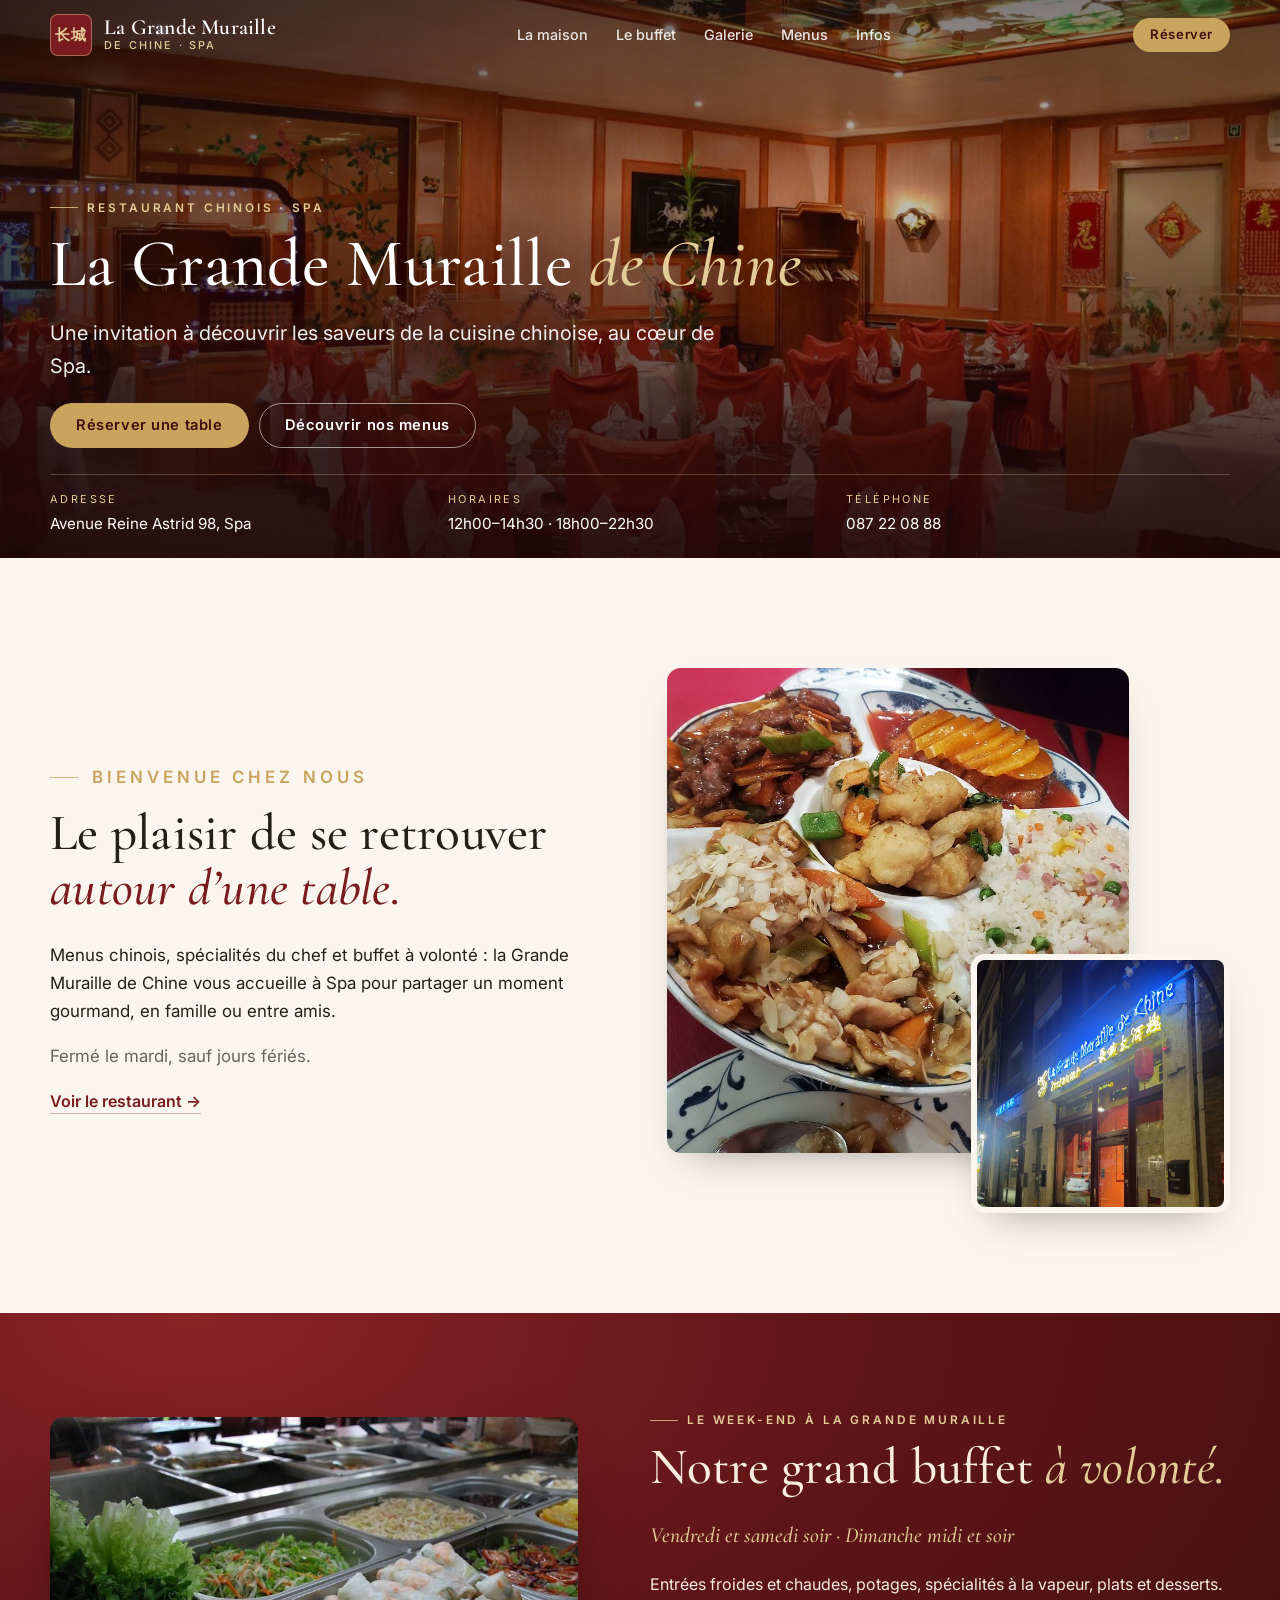
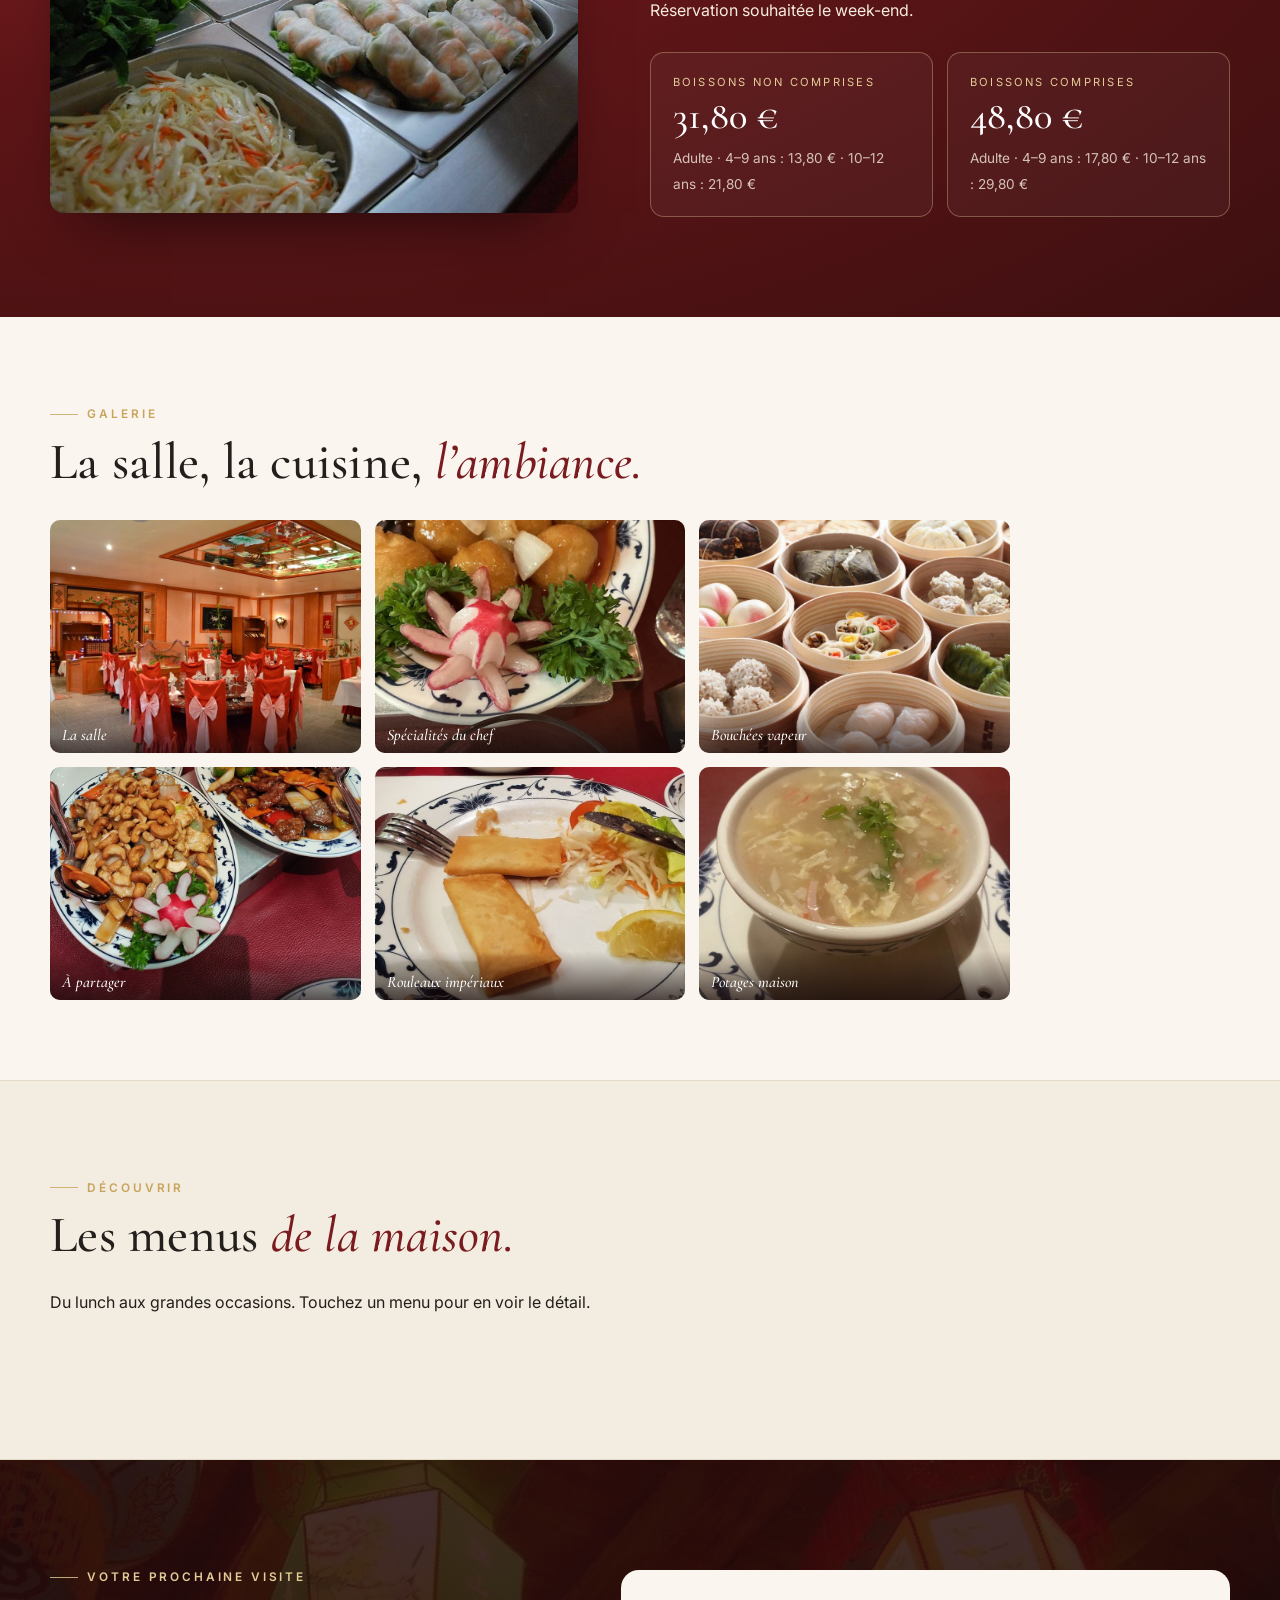
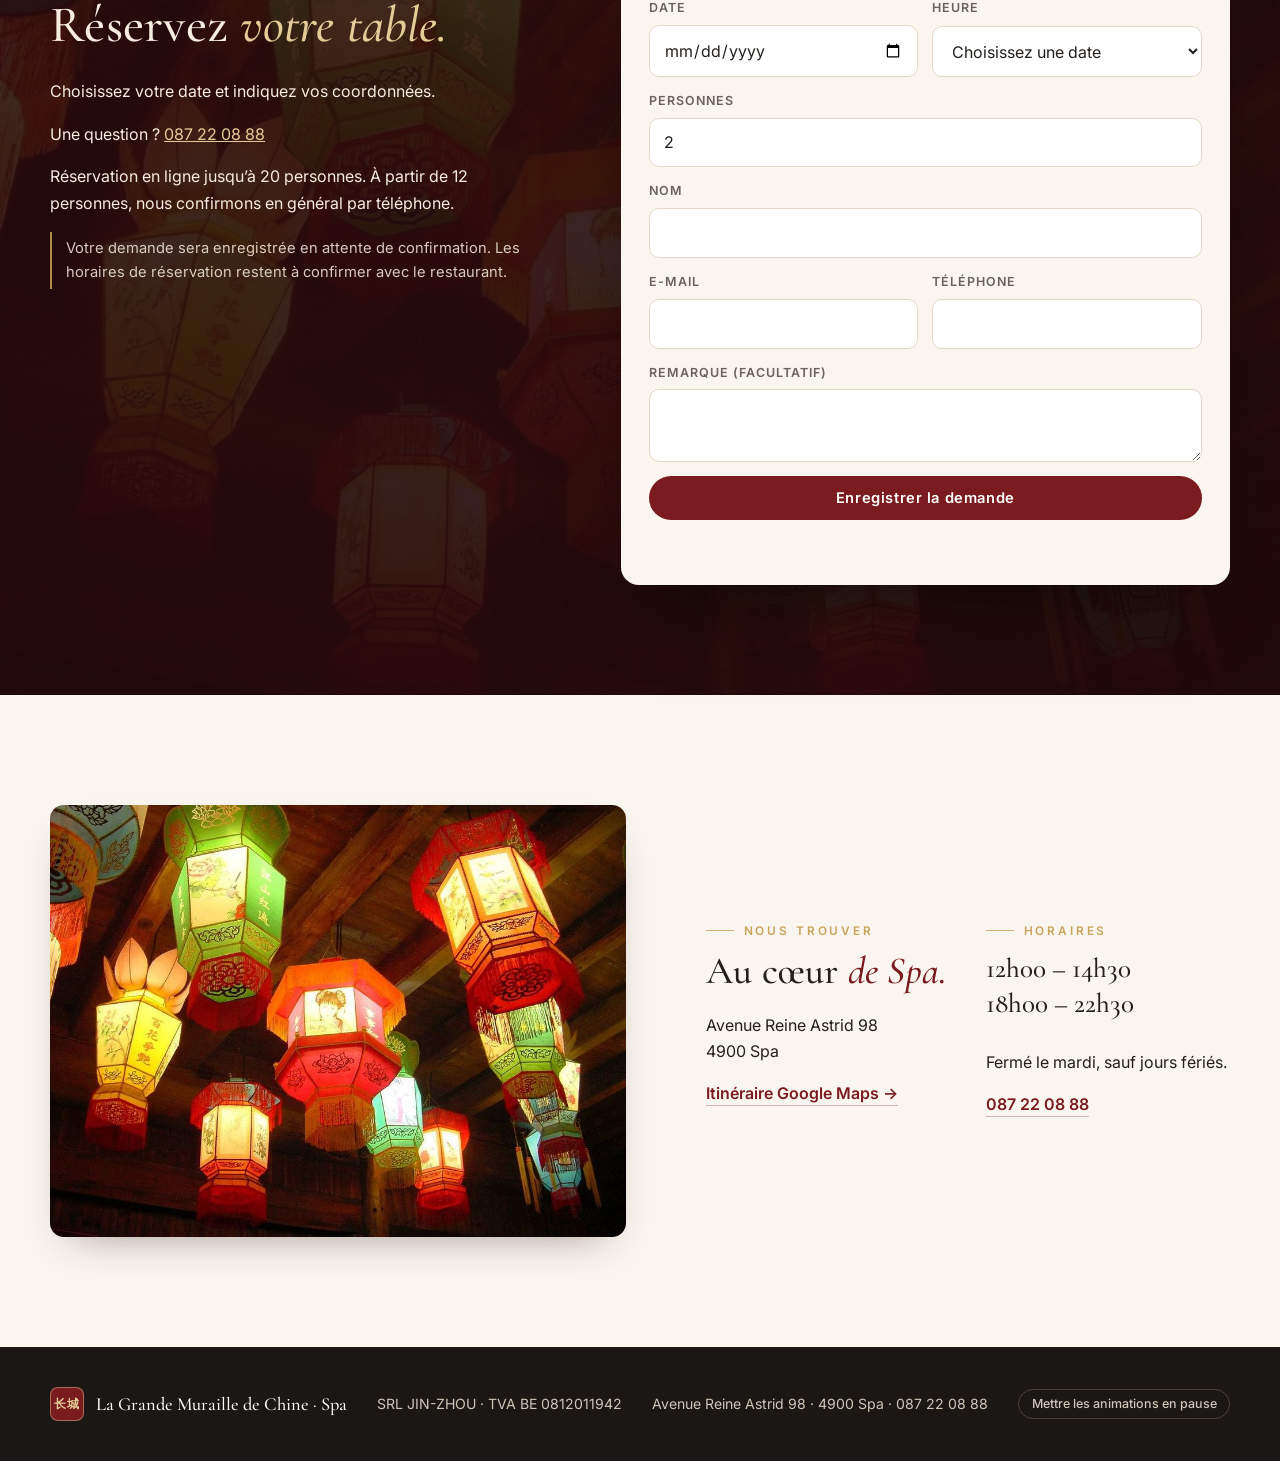
<file: index.html>
<!doctype html>
<html lang="fr">
<head>
<meta charset="utf-8">
<meta name="viewport" content="width=device-width,initial-scale=1">
<meta name="robots" content="noindex,nofollow">
<title>La Grande Muraille de Chine · Restaurant chinois à Spa</title>
<meta name="description" content="Restaurant chinois à Spa : menus de la maison, spécialités du chef et grand buffet à volonté le week-end. Réservation en ligne.">
<meta name="theme-color" content="#5e1517">
<link rel="preconnect" href="https://fonts.googleapis.com">
<link rel="preconnect" href="https://fonts.gstatic.com" crossorigin>
<link rel="stylesheet" href="https://fonts.googleapis.com/css2?family=Cormorant+Garamond:ital,wght@0,500;0,600;1,500&family=Inter:wght@400;500;600&display=swap">
<link rel="preload" as="image" href="/images/hero-salle.jpg">
<link rel="stylesheet" href="/style.css">
</head>
<body>
<header class="nav" id="nav">
  <a class="brand" href="#accueil" aria-label="La Grande Muraille de Chine, accueil">
    <span class="brand-seal" lang="zh" aria-hidden="true">长城</span>
    <span class="brand-text"><b>La Grande Muraille</b><small>de Chine · Spa</small></span>
  </a>
  <nav aria-label="Navigation principale">
    <a href="#maison">La maison</a><a href="#buffet">Le buffet</a><a href="#galerie">Galerie</a><a href="#carte">Menus</a><a href="#infos">Infos</a>
  </nav>
  <a class="btn btn-gold small" href="#reservation">Réserver</a>
</header>

<main>
<section class="hero" id="accueil">
  <img class="hero-bg" src="/images/hero-salle.jpg" alt="" fetchpriority="high">
  <div class="hero-content">
    <p class="kicker light">Restaurant chinois · Spa</p>
    <h1>La Grande Muraille<br> <em>de Chine</em></h1>
    <p class="lead">Une invitation à découvrir les saveurs de la cuisine chinoise, au cœur de Spa.</p>
    <div class="actions">
      <a class="btn btn-gold" href="#reservation">Réserver une table</a>
      <a class="btn btn-ghost" href="#carte">Découvrir nos menus</a>
    </div>
  </div>
  <ul class="hero-facts" aria-label="Informations pratiques">
    <li><span>Adresse</span>Avenue Reine Astrid 98, Spa</li>
    <li><span>Horaires</span>12h00–14h30 · 18h00–22h30</li>
    <li><span>Téléphone</span><a href="tel:+3287220888">087 22 08 88</a></li>
  </ul>
</section>

<section class="intro wrap" id="maison">
  <div class="intro-text" data-reveal>
    <p class="kicker">Bienvenue chez nous</p>
    <h2>Le plaisir de se retrouver <em>autour d’une table.</em></h2>
    <p>Menus chinois, spécialités du chef et buffet à volonté : la Grande Muraille de Chine vous accueille à Spa pour partager un moment gourmand, en famille ou entre amis.</p>
    <p class="muted">Fermé le mardi, sauf jours fériés.</p>
    <a class="link" href="#galerie">Voir le restaurant →</a>
  </div>
  <div class="intro-photos" data-reveal>
    <img class="ph-main" src="/images/plat-assortiment.jpg" alt="Assortiment de spécialités servi dans un plat de service" loading="lazy" width="900" height="852">
    <img class="ph-side" src="/images/facade.jpg" alt="La façade illuminée du restaurant, avenue Reine Astrid" loading="lazy" width="900" height="900">
  </div>
</section>

<section class="buffet" id="buffet">
  <div class="wrap buffet-grid">
    <div class="buffet-photo" data-reveal><img src="/images/buffet.jpg" alt="Le buffet : entrées froides, rouleaux de printemps et crudités" loading="lazy" width="900" height="603"></div>
    <div data-reveal>
      <p class="kicker light">Le week-end à la Grande Muraille</p>
      <h2>Notre grand buffet <em>à volonté.</em></h2>
      <p class="buffet-days">Vendredi et samedi soir · Dimanche midi et soir</p>
      <p>Entrées froides et chaudes, potages, spécialités à la vapeur, plats et desserts. Réservation souhaitée le week-end.</p>
      <div class="prices">
        <article><p>Boissons non comprises</p><strong>31,80 €</strong><small>Adulte · 4–9 ans : 13,80 € · 10–12 ans : 21,80 €</small></article>
        <article><p>Boissons comprises</p><strong>48,80 €</strong><small>Adulte · 4–9 ans : 17,80 € · 10–12 ans : 29,80 €</small></article>
      </div>
    </div>
  </div>
</section>

<section class="gallery-section wrap" id="galerie">
  <div class="section-head" data-reveal>
    <p class="kicker">Galerie</p>
    <h2>La salle, la cuisine, <em>l’ambiance.</em></h2>
  </div>
  <!-- Pour changer une photo : déposez-la dans /images/ (≈900 px, JPEG) et modifiez un <figure> ci-dessous. -->
  <div class="gallery">
    <figure><img src="/images/salle.jpg" alt="La salle du restaurant et ses chaises habillées de rouge" loading="lazy" width="600" height="450"><figcaption>La salle</figcaption></figure>
    <figure><img src="/images/plat-crevettes.jpg" alt="Beignets de crevettes et décor de radis" loading="lazy" width="600" height="450"><figcaption>Spécialités du chef</figcaption></figure>
    <figure><img src="/images/dim-sum.jpg" alt="Paniers de bouchées à la vapeur" loading="lazy" width="600" height="450"><figcaption>Bouchées vapeur</figcaption></figure>
    <figure><img src="/images/plat-cajou-boeuf.jpg" alt="Poulet aux noix de cajou et bœuf sauté aux légumes" loading="lazy" width="600" height="450"><figcaption>À partager</figcaption></figure>
    <figure><img src="/images/plat-rouleaux.jpg" alt="Rouleaux impériaux et crudités" loading="lazy" width="600" height="450"><figcaption>Rouleaux impériaux</figcaption></figure>
    <figure><img src="/images/potage.jpg" alt="Potage servi dans une porcelaine bleue et blanche" loading="lazy" width="600" height="450"><figcaption>Potages maison</figcaption></figure>
  </div>
</section>

<section class="menus-section" id="carte">
  <div class="wrap">
    <div class="section-head" data-reveal>
      <p class="kicker">Découvrir</p>
      <h2>Les menus <em>de la maison.</em></h2>
      <p>Du lunch aux grandes occasions. Touchez un menu pour en voir le détail.</p>
    </div>
    <div id="menus" class="menu-grid"></div>
  </div>
</section>

<section class="reservation" id="reservation">
  <div class="wrap reservation-grid">
    <div class="reservation-text" data-reveal>
      <p class="kicker light">Votre prochaine visite</p>
      <h2>Réservez <em>votre table.</em></h2>
      <p>Choisissez votre date et indiquez vos coordonnées.</p>
      <p>Une question ? <a href="tel:+3287220888">087 22 08 88</a></p>
      <p>Réservation en ligne jusqu’à 20 personnes. À partir de 12 personnes, nous confirmons en général par téléphone.</p>
      <p class="notice">Votre demande sera enregistrée en attente de confirmation. Les horaires de réservation restent à confirmer avec le restaurant.</p>
    </div>
    <form id="booking" class="card-form" data-reveal>
      <div class="row">
        <label>Date<input name="date" type="date" required></label>
        <label>Heure<select name="time" required><option value="">Choisissez une date</option></select></label>
      </div>
      <label>Personnes<input name="guests" type="number" min="1" max="20" value="2" required></label>
      <label>Nom<input name="name" maxlength="100" required autocomplete="name"></label>
      <div class="row">
        <label>E-mail<input name="email" type="email" maxlength="200" required autocomplete="email"></label>
        <label>Téléphone<input name="phone" type="tel" maxlength="30" required autocomplete="tel"></label>
      </div>
      <label>Remarque (facultatif)<textarea name="note" maxlength="1000" rows="2"></textarea></label>
      <label aria-hidden="true" style="position:absolute;left:-10000px;top:auto;width:1px;height:1px;overflow:hidden">Ne pas remplir<input name="website" type="text" tabindex="-1" autocomplete="off"></label>
      <button class="btn btn-red" type="submit">Enregistrer la demande</button>
      <p id="result" role="status"></p>
    </form>
  </div>
</section>

<section class="infos wrap" id="infos">
  <div class="info-photo" data-reveal><img src="/images/lampions.jpg" alt="Lanternes chinoises illuminées" loading="lazy" width="1000" height="750"></div>
  <div class="info-cards" data-reveal>
    <div>
      <p class="kicker">Nous trouver</p>
      <h2>Au cœur <em>de Spa.</em></h2>
      <p>Avenue Reine Astrid 98<br>4900 Spa</p>
      <a class="link" target="_blank" rel="noopener" href="https://www.google.com/maps/search/?api=1&query=Avenue+Reine+Astrid+98+4900+Spa">Itinéraire Google Maps →</a>
    </div>
    <div>
      <p class="kicker">Horaires</p>
      <p class="hours">12h00 – 14h30<br>18h00 – 22h30</p>
      <p>Fermé le mardi, sauf jours fériés.</p>
      <a class="link" href="tel:+3287220888">087 22 08 88</a>
    </div>
  </div>
</section>
</main>

<footer>
  <div class="wrap footer-grid">
    <div class="footer-brand"><span class="brand-seal" lang="zh" aria-hidden="true">长城</span><span>La Grande Muraille de Chine · Spa</span></div>
    <span>SRL JIN-ZHOU · TVA BE 0812011942</span>
    <span>Avenue Reine Astrid 98 · 4900 Spa · <a href="tel:+3287220888">087 22 08 88</a></span>
    <button type="button" id="motion-toggle" aria-pressed="false" hidden>Mettre les animations en pause</button>
  </div>
</footer>
<script src="/app.js"></script>
</body>
</html>
</file>
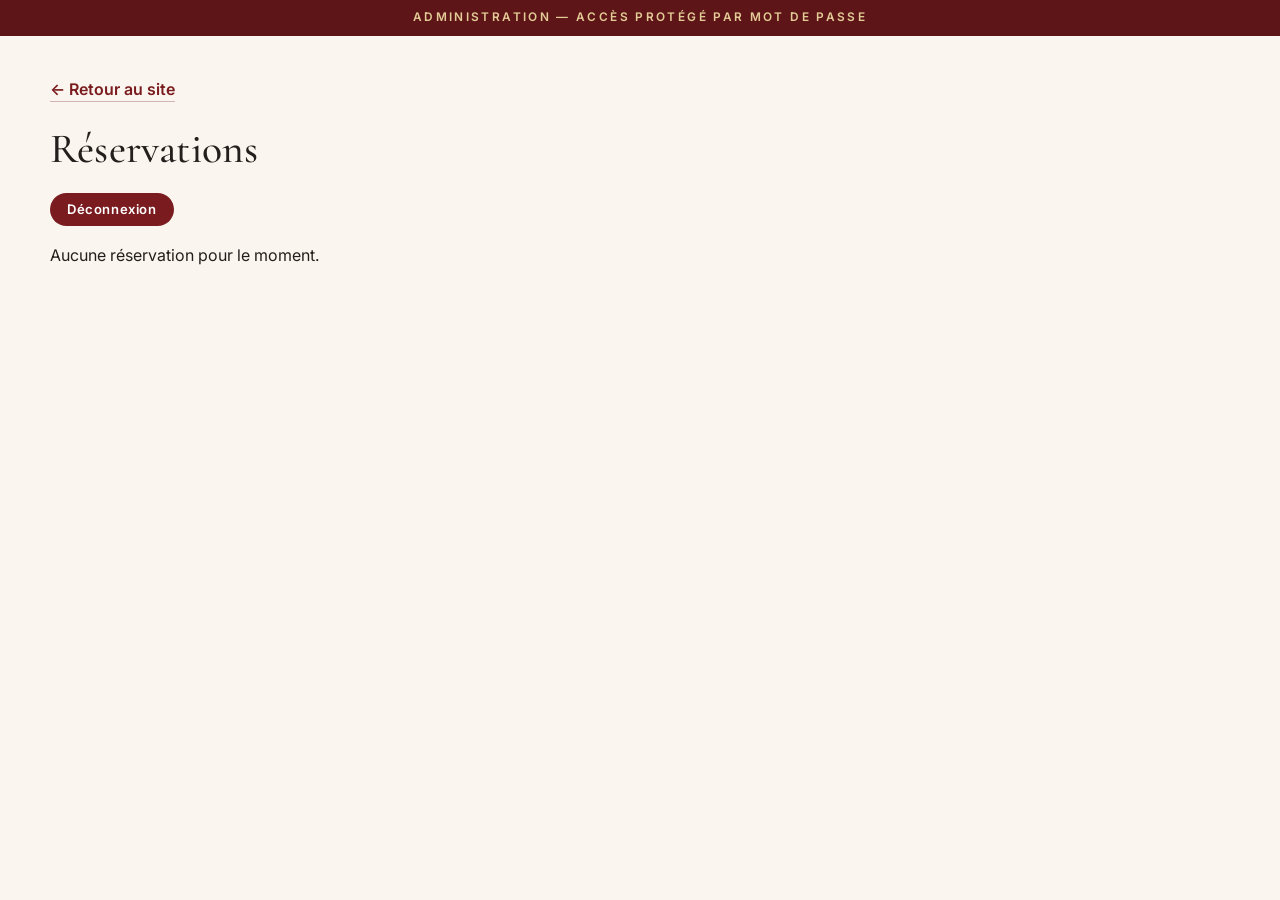
<file: admin.html>
<!doctype html><html lang="fr"><head><meta charset="utf-8"><meta name="viewport" content="width=device-width,initial-scale=1"><meta name="robots" content="noindex"><title>Réservations — administration</title><link rel="preconnect" href="https://fonts.googleapis.com"><link rel="preconnect" href="https://fonts.gstatic.com" crossorigin><link rel="stylesheet" href="https://fonts.googleapis.com/css2?family=Cormorant+Garamond:wght@500;600&family=Inter:wght@400;500;600&display=swap"><link rel="stylesheet" href="/style.css"></head><body class="admin-page"><div class="testbar">ADMINISTRATION — accès protégé par mot de passe</div><main class="wrap menus"><a class="link" href="/">← Retour au site</a><h1>Réservations</h1><div id="login-panel"><form id="login"><label>Identifiant<input name="username" required autocomplete="username"></label><label>Mot de passe<input name="password" type="password" required autocomplete="current-password"></label><button class="btn" type="submit">Connexion</button><p id="login-result" role="status"></p></form></div><div id="admin-panel" hidden><p><button type="button" id="logout" class="btn small">Déconnexion</button></p><div id="list"></div></div></main><script src="/admin.js"></script></body></html>
</file>
<file: style.css>
/* La Grande Muraille de Chine · Spa — feuille de style */
:root{
  --red:#7a1c1f; --red-deep:#5e1517; --red-ink:#3d0f10;
  --gold:#c9a45c; --gold-soft:#e3cc97;
  --cream:#faf6ef; --paper:#f3ece0; --line:#e4d9c6;
  --ink:#231f1c; --muted:#6c625a; --char:#1b1715;
  --serif:"Cormorant Garamond",Georgia,"Times New Roman",serif;
  --sans:Inter,system-ui,-apple-system,"Segoe UI",Roboto,sans-serif;
  --radius:14px; --shadow:0 18px 40px -22px rgba(40,15,10,.45);
}
*{box-sizing:border-box}
html{scroll-behavior:smooth;scroll-padding-top:76px}
html[data-motion="off"]{scroll-behavior:auto}
body{margin:0;font:16px/1.65 var(--sans);color:var(--ink);background:var(--cream);-webkit-font-smoothing:antialiased}
img{display:block;max-width:100%;height:auto}
a{color:inherit}
h1,h2,h3{font-family:var(--serif);font-weight:500;line-height:1.08;margin:0 0 .5em;letter-spacing:.005em}
h2{font-size:clamp(2.1rem,4.2vw,3.2rem)}
h1 em,h2 em{font-style:italic;color:var(--red)}
p{margin:0 0 1em}
.wrap{width:min(1180px,100% - 40px);margin-inline:auto}
.kicker{font:600 .74rem/1.2 var(--sans);letter-spacing:.24em;text-transform:uppercase;color:var(--gold);margin-bottom:1.1em;display:flex;align-items:center;gap:.8em}
.kicker::before{content:"";width:28px;height:1px;background:currentColor;opacity:.8}
.kicker.light{color:var(--gold-soft)}
.muted{color:var(--muted)}
.link{font-weight:600;color:var(--red);text-decoration:none;border-bottom:1px solid rgba(122,28,31,.3);padding-bottom:2px;transition:border-color .2s}
.link:hover{border-color:var(--red)}

/* Boutons */
.btn{display:inline-flex;align-items:center;justify-content:center;gap:.5em;padding:.95em 1.7em;border-radius:999px;border:1px solid transparent;font:600 .92rem/1 var(--sans);letter-spacing:.04em;text-decoration:none;cursor:pointer;transition:transform .2s,background .2s,color .2s,border-color .2s;background:var(--red);color:#fff}
.btn:hover{transform:translateY(-1px)}
.btn:disabled{opacity:.6;cursor:wait;transform:none}
.btn.small{padding:.7em 1.25em;font-size:.82rem}
.btn-gold{background:var(--gold);color:var(--red-ink)}
.btn-gold:hover{background:var(--gold-soft)}
.btn-ghost{background:transparent;color:#fff;border-color:rgba(255,255,255,.55)}
.btn-ghost:hover{background:rgba(255,255,255,.12);border-color:#fff}
.btn-red{background:var(--red);color:#fff;width:100%}
.btn-red:hover{background:var(--red-deep)}

/* Navigation */
.nav{position:fixed;inset:0 0 auto;z-index:20;display:flex;align-items:center;justify-content:space-between;gap:20px;padding:14px max(20px,calc((100% - 1180px)/2));color:#fff;transition:background .3s,box-shadow .3s,padding .3s}
.nav.scrolled{background:rgba(42,12,13,.94);backdrop-filter:blur(8px);box-shadow:0 8px 24px -16px rgba(0,0,0,.6);padding-block:10px}
.brand{display:flex;align-items:center;gap:12px;text-decoration:none;color:inherit}
.brand-seal{display:inline-grid;place-items:center;width:42px;height:42px;border-radius:8px;background:var(--red);color:var(--gold-soft);font:600 15px/1 "Noto Serif SC","Songti SC",serif;letter-spacing:.05em;box-shadow:inset 0 0 0 1px rgba(227,204,151,.45)}
.brand-text{display:flex;flex-direction:column;line-height:1.05}
.brand-text b{font:600 1.35rem/1 var(--serif);letter-spacing:.01em}
.brand-text small{font:500 .68rem/1.4 var(--sans);letter-spacing:.2em;text-transform:uppercase;color:var(--gold-soft)}
.nav nav{display:none;gap:28px}
.nav nav a{text-decoration:none;font-size:.9rem;font-weight:500;opacity:.88;position:relative}
.nav nav a::after{content:"";position:absolute;left:0;right:100%;bottom:-6px;height:1px;background:var(--gold);transition:right .25s}
.nav nav a:hover{opacity:1}.nav nav a:hover::after{right:0}
@media (min-width:900px){.nav nav{display:flex}}

/* Hero */
.hero{position:relative;min-height:70svh;display:flex;flex-direction:column;justify-content:flex-end;color:#fff;overflow:hidden;isolation:isolate}
.hero-bg{position:absolute;inset:0;width:100%;height:100%;object-fit:cover;z-index:-2;transform:scale(1.04);animation:heroZoom 18s ease-out forwards}
.hero::before{content:"";position:absolute;inset:0;z-index:-1;background:linear-gradient(180deg,rgba(20,8,8,.55) 0%,rgba(20,8,8,.25) 35%,rgba(30,8,9,.78) 78%,rgba(30,8,9,.92) 100%),linear-gradient(90deg,rgba(25,8,8,.55),transparent 65%)}
@keyframes heroZoom{to{transform:scale(1)}}
html[data-motion="off"] .hero-bg{animation:none;transform:none}
.hero-content{width:min(1180px,100% - 40px);margin:0 auto;padding:96px 0 26px}
@media (min-width:900px){.hero{min-height:62vh}.hero-content{padding-top:100px}.hero h1 br{display:none}}
.hero h1{font-size:clamp(2.3rem,6vw,4.2rem);font-weight:500;margin-bottom:.25em;text-shadow:0 2px 30px rgba(0,0,0,.35)}
.hero h1 em{color:var(--gold-soft)}
.lead{font-size:clamp(1.05rem,2vw,1.25rem);max-width:34em;opacity:.92}
.actions{display:flex;flex-wrap:wrap;gap:10px;margin-top:20px}
.hero .lead{margin-bottom:0}
.hero-facts{list-style:none;margin:0 auto;padding:16px 0 22px;width:min(1180px,100% - 40px);display:grid;gap:14px;border-top:1px solid rgba(227,204,151,.28);font-size:.95rem}
.hero-facts span{display:block;font-size:.68rem;letter-spacing:.22em;text-transform:uppercase;color:var(--gold-soft);margin-bottom:2px}
.hero-facts a{text-decoration:none}
@media (max-width:719px){.hero-facts{display:none}.hero .btn{padding:.85em 1.3em}}
@media (min-width:720px){.hero-facts{grid-template-columns:repeat(3,1fr)}}

section{position:relative}
.section-head{max-width:640px;margin-bottom:44px}

/* Intro */
.intro{display:grid;gap:48px;padding:110px 0 100px;align-items:center}
.intro-text p{font-size:1.06rem}
.intro-photos{position:relative;padding:0 0 60px 0}
.intro-photos img{border-radius:var(--radius);box-shadow:var(--shadow);object-fit:cover}
.ph-main{width:82%;aspect-ratio:4/4.2}
.ph-side{position:absolute;right:0;bottom:0;width:46%;aspect-ratio:1;border:6px solid var(--cream)}
@media (min-width:900px){.intro{grid-template-columns:1fr 1.05fr;gap:80px}}

/* Buffet */
.buffet{background:radial-gradient(ellipse at 15% 0%,#8a2427 0%,var(--red-deep) 45%,var(--red-ink) 100%);color:#f6ecdf;padding:100px 0}
.buffet h2 em{color:var(--gold-soft)}
.buffet-grid{display:grid;gap:44px;align-items:center}
.buffet-photo img{border-radius:var(--radius);box-shadow:0 30px 60px -30px rgba(0,0,0,.7);aspect-ratio:4/3;object-fit:cover;width:100%}
.buffet-days{font:500 1.35rem/1.3 var(--serif);font-style:italic;color:var(--gold-soft)}
.prices{display:grid;gap:14px;margin-top:28px}
.prices article{border:1px solid rgba(227,204,151,.35);border-radius:var(--radius);padding:20px 22px;background:rgba(255,255,255,.04)}
.prices p{font-size:.7rem;letter-spacing:.2em;text-transform:uppercase;color:var(--gold-soft);margin:0 0 6px}
.prices strong{display:block;font:500 2.4rem/1 var(--serif);color:#fff;margin-bottom:8px}
.prices small{opacity:.8;font-size:.85rem}
@media (min-width:640px){.prices{grid-template-columns:1fr 1fr}}
@media (min-width:900px){.buffet-grid{grid-template-columns:1fr 1.1fr;gap:72px}}

/* Galerie (compacte) */
.gallery-section{padding:90px 0 80px}
.gallery-section .section-head{margin-bottom:30px}
.gallery{display:grid;grid-template-columns:repeat(2,1fr);gap:10px;max-width:960px}
.gallery figure{margin:0;position:relative;overflow:hidden;border-radius:10px;background:var(--paper);aspect-ratio:4/3}
.gallery img{width:100%;height:100%;object-fit:cover;transition:transform .6s ease}
.gallery figure:hover img{transform:scale(1.05)}
.gallery figcaption{position:absolute;left:0;right:0;bottom:0;padding:22px 12px 8px;color:#fff;font:500 1rem/1.2 var(--serif);font-style:italic;background:linear-gradient(transparent,rgba(20,8,8,.7))}
@media (min-width:760px){.gallery{grid-template-columns:repeat(3,1fr);gap:14px}}

/* Menus */
.menus-section{background:var(--paper);padding:100px 0;border-block:1px solid var(--line)}
.menu-grid{display:grid;gap:16px;align-items:start}
@media (min-width:700px){.menu-grid{grid-template-columns:1fr 1fr}}
@media (min-width:1050px){.menu-grid{grid-template-columns:repeat(3,1fr)}}
.menu-item{background:#fff;border:1px solid var(--line);border-radius:var(--radius);padding:0 22px;transition:box-shadow .25s,border-color .25s}
.menu-item:hover{box-shadow:var(--shadow);border-color:#d8c6a4}
.menu-item[open]{box-shadow:var(--shadow);border-color:var(--gold)}
.menu-item summary{list-style:none;cursor:pointer;display:flex;align-items:baseline;gap:12px;padding:20px 0}
.menu-item summary::-webkit-details-marker{display:none}
.menu-item summary b{font:600 1.4rem/1.15 var(--serif);flex:1}
.menu-item summary span{font:600 1rem/1 var(--sans);color:var(--red);white-space:nowrap}
.menu-item summary span::before{content:"";display:inline-block;width:18px;border-top:1px dotted var(--gold);margin-right:8px;vertical-align:middle}
.menu-item summary::after{content:"+";font:400 1.3rem/1 var(--sans);color:var(--gold);margin-left:4px;transition:transform .2s}
.menu-item[open] summary::after{transform:rotate(45deg)}
.menu-item p{white-space:pre-line;font-size:.92rem;color:var(--muted);border-top:1px solid var(--line);padding-top:12px;margin:0 0 12px}
.menu-item p:empty{display:none}
.menu-item > :last-child{margin-bottom:20px}

/* Réservation */
.reservation{padding:110px 0;color:#f6ecdf;background:linear-gradient(rgba(35,10,11,.86),rgba(35,10,11,.93)),url(/images/lampions.jpg) center/cover}
.reservation h2 em{color:var(--gold-soft)}
.reservation a{color:var(--gold-soft)}
.reservation-grid{display:grid;gap:44px;align-items:start}
@media (min-width:900px){.reservation-grid{grid-template-columns:.9fr 1.1fr;gap:72px}}
.notice{border-left:2px solid var(--gold);padding:4px 0 4px 14px;font-size:.92rem;opacity:.85}
.card-form{background:var(--cream);color:var(--ink);border-radius:18px;padding:28px;display:grid;gap:14px;box-shadow:0 40px 80px -40px rgba(0,0,0,.8)}
.card-form .row{display:grid;gap:14px}
@media (min-width:560px){.card-form .row{grid-template-columns:1fr 1fr}}
label{display:grid;gap:6px;font-size:.78rem;font-weight:600;letter-spacing:.08em;text-transform:uppercase;color:var(--muted)}
input,select,textarea{font:400 1rem/1.4 var(--sans);color:var(--ink);background:#fff;border:1px solid var(--line);border-radius:10px;padding:.8em .9em;width:100%;text-transform:none;letter-spacing:0;transition:border-color .2s,box-shadow .2s}
input:focus,select:focus,textarea:focus{outline:none;border-color:var(--gold);box-shadow:0 0 0 3px rgba(201,164,92,.25)}
#result{margin:0;min-height:1.4em;font-weight:500;color:var(--red)}

/* Infos */
.infos{display:grid;gap:44px;padding:110px 0;align-items:center}
.info-photo img{border-radius:var(--radius);box-shadow:var(--shadow);aspect-ratio:4/3;object-fit:cover;width:100%}
.info-cards{display:grid;gap:36px}
.hours{font:500 1.7rem/1.3 var(--serif)}
@media (min-width:900px){.infos{grid-template-columns:1.1fr 1fr;gap:80px}.info-cards{grid-template-columns:1fr 1fr}.info-cards h2{font-size:2.4rem}}

/* Pied de page */
footer{background:var(--char);color:#cfc5b8;font-size:.88rem;padding:40px 0}
.footer-grid{display:flex;flex-wrap:wrap;gap:14px 28px;align-items:center;justify-content:space-between}
.footer-brand{display:flex;align-items:center;gap:12px;color:#fff;font:500 1.15rem/1 var(--serif)}
.footer-brand .brand-seal{width:34px;height:34px;font-size:12px}
footer a{text-decoration:none}
#motion-toggle{background:none;border:1px solid #4a423c;color:#cfc5b8;border-radius:999px;padding:.5em 1em;font:500 .78rem var(--sans);cursor:pointer}

/* Apparition douce */
html[data-motion="on"] [data-reveal]{opacity:0;transform:translateY(24px);transition:opacity .8s ease,transform .8s ease}
html[data-motion="on"] [data-reveal].reveal-enter{opacity:1;transform:none}

/* Administration (admin.html) */
.testbar{background:var(--red-deep);color:var(--gold-soft);text-align:center;font:600 .74rem/1 var(--sans);letter-spacing:.2em;text-transform:uppercase;padding:12px}
.admin-page .menus{padding:40px 0 80px}
.admin-page h1{font-size:2.6rem;margin-top:.6em}
.admin-page form{display:grid;gap:14px;max-width:420px;background:#fff;border:1px solid var(--line);border-radius:var(--radius);padding:24px}
.admin-page .menu-item{padding:16px 20px;margin-bottom:12px}

@media (prefers-reduced-motion:reduce){*{animation:none!important;transition:none!important}html{scroll-behavior:auto}}
</file>
